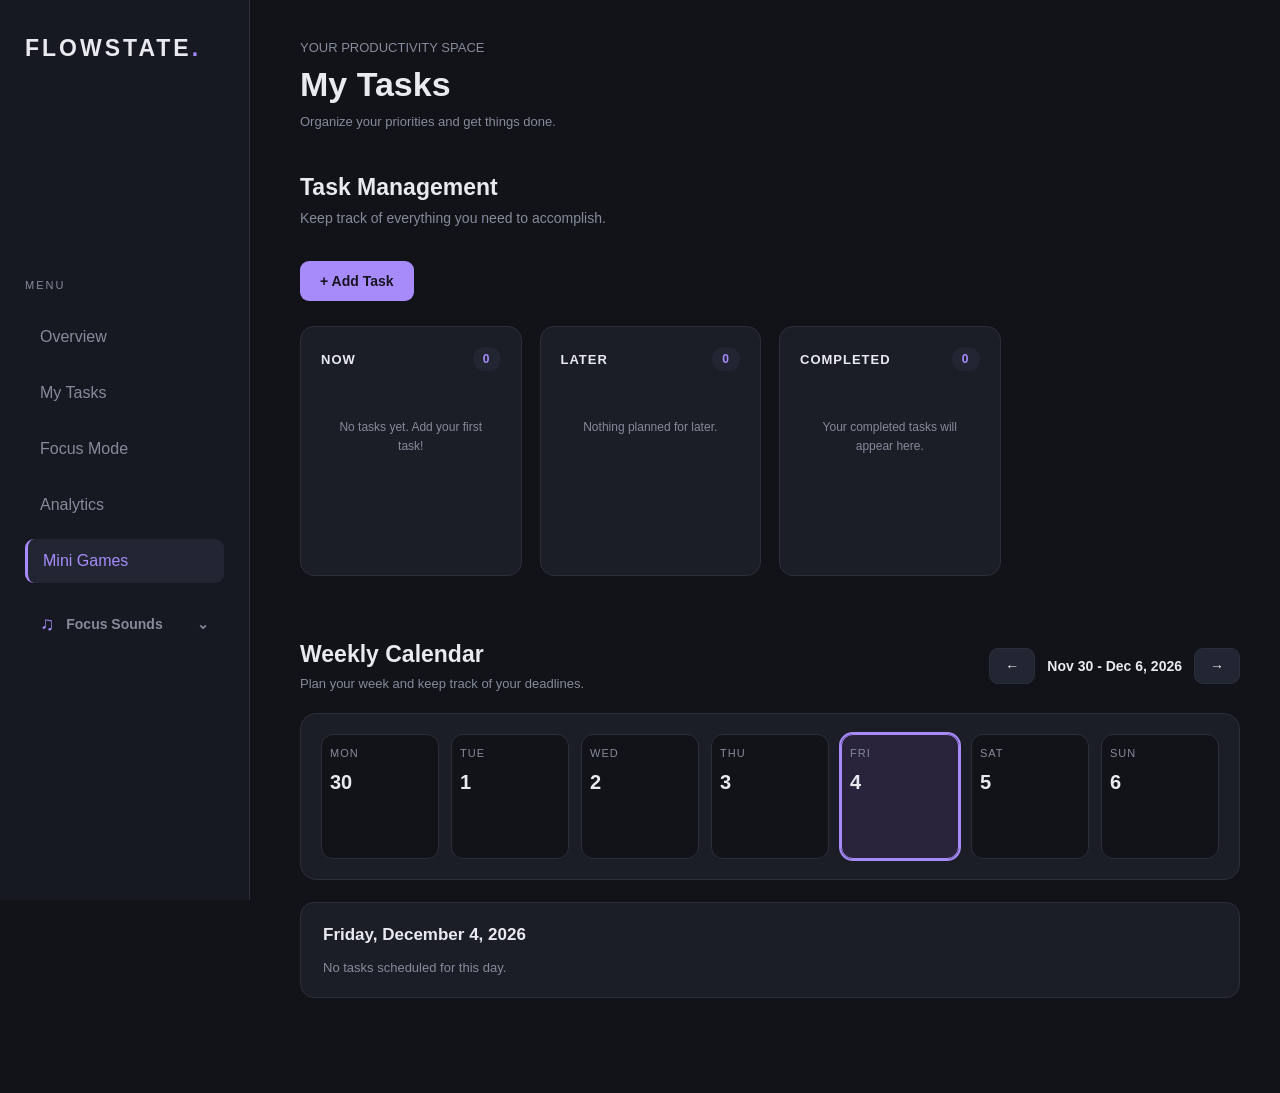
<file: FLOWSTATE/tasks.html>
<!DOCTYPE html>
<html lang="en">
<head>
    <meta charset="UTF-8">
    <meta name="viewport" content="width=device-width, initial-scale=1.0">
    <title>Flowstate | My Tasks</title>
    <link rel="stylesheet" href="style.css">
</head>
<body>

    <!-- SIDEBAR -->
<!-- SIDEBAR -->
<aside class="sidebar">

    <div class="logo">
        <h2>FLOWSTATE<span>.</span></h2>
    </div>

    <nav class="navigation">
        <p>MENU</p>

        <a href="index.html">Overview</a>
        <a href="tasks.html">My Tasks</a>
        <a href="focus.html">Focus Mode</a>
        <a href="analytics.html">Analytics</a>
            <a href="challenge.html" class="active">Mini Games</a>

        <!-- FOCUS SOUNDS -->
        <div class="music-menu">

            <button type="button" id="music-toggle" class="music-toggle">
                <span>♫</span>
                Focus Sounds
                <span id="music-arrow">⌄</span>
            </button>

            <div id="music-options" class="music-options">

                <button type="button" class="sound-option" data-sound="rain">
                    🌧️ Rain
                </button>

                <button type="button" class="sound-option" data-sound="forest">
                    🌲 Forest
                </button>

                <button type="button" class="sound-option" data-sound="noise">
                    🌊 Sea
                </button>

                <div class="music-controls">
                    <button type="button" id="play-sound">▶</button>
                    <button type="button" id="pause-sound">Ⅱ</button>
                </div>

            </div>
        </div>

    </nav>

    <div class="sidebar-bottom">

    </div>

</aside>


    <!-- MAIN CONTENT -->
    <main class="main-content">

        <header class="topbar">
            <div>
                <p>YOUR PRODUCTIVITY SPACE</p>
                <h1>My Tasks</h1>
                <p>Organize your priorities and get things done.</p>
            </div>
        </header>


        <!-- TASK MANAGEMENT -->
        <section id="tasks">

            <h2>Task Management</h2>
            <p>Keep track of everything you need to accomplish.</p>

            <button id="add-task-btn">+ Add Task</button>

            <div class="task-board">

                <!-- NOW -->
                <div class="task-column" data-status="now">

                    <h3>
                        NOW
                        <span id="now-count">0</span>
                    </h3>

                    <div class="task-list" id="now-list"></div>

                </div>


                <!-- LATER -->
                <div class="task-column" data-status="later">

                    <h3>
                        LATER
                        <span id="later-count">0</span>
                    </h3>

                    <div class="task-list" id="later-list"></div>

                </div>


                <!-- COMPLETED -->
                <div class="task-column" data-status="completed">

                    <h3>
                        COMPLETED
                        <span id="done-count">0</span>
                    </h3>

                    <div class="task-list" id="completed-list"></div>

                </div>

            </div>

        </section>

        <!-- WEEKLY CALENDAR -->

        <section class="weekly-calendar">

            <div class="calendar-header">

                <div>
                    <h2>Weekly Calendar</h2>
                    <p>Plan your week and keep track of your deadlines.</p>
                </div>

                <div class="calendar-navigation">
                    <button type="button" id="prev-week">←</button>
                    <span id="calendar-month"></span>
                    <button type="button" id="next-week">→</button>
                </div>

            </div>

            <div class="calendar-card">

                <div class="calendar-grid" id="calendar-grid">
                    <!-- JavaScript generates calendar days here -->
                </div>

            </div>

            <div class="calendar-details">

                <h3 id="selected-date">Select a date</h3>

                <div id="calendar-tasks">
                    <p>Select a day to see your tasks.</p>
                </div>

            </div>

        </section>




        <!-- ADD / EDIT TASK DIALOG -->
        <dialog id="task-dialog">

            <form id="task-form">

                <h2 id="dialog-title">Add New Task</h2>

                <label for="task-title">Task Name</label>
                <input
                    type="text"
                    id="task-title"
                    placeholder="Enter your task..."
                    required
                >

                <label for="task-priority">Priority</label>
                <select id="task-priority">
                    <option value="high">High</option>
                    <option value="medium" selected>Medium</option>
                    <option value="low">Low</option>
                </select>

                <label for="task-deadline">Deadline</label>
                <input type="date" id="task-deadline">

                <label for="task-status">Category</label>
                <select id="task-status">
                    <option value="now">Now</option>
                    <option value="later">Later</option>
                    <option value="completed">Completed</option>
                </select>

                <div class="dialog-actions">

                    <button type="submit" id="save-task">Save Task</button>

                    <button type="button" id="close-dialog">
                        Cancel
                    </button>

                </div>

            </form>

        </dialog>



    </main>


    <script src="script.js" defer></script>

</body>
</html>
</file>
<file: FLOWSTATE/style.css>
:root {
    --background: #111318;
    --sidebar: #171922;
    --card: #1B1E27;
    --card-hover: #222633;
    --accent: #A78BFA;
    --text: #E8EAF0;
    --secondary: #858B9B;
    --success: #55C99A;
    --border: #2B2F3B;
}

/* RESET */
* {
    margin: 0;
    padding: 0;
    box-sizing: border-box;
}

html {
    scroll-behavior: smooth;
}

body {
    font-family: Arial, sans-serif;
    background: var(--background);
    color: var(--text);
    min-height: 100vh;
}

/* SIDEBAR */
.sidebar {
    width: 250px;
    height: 100vh;
    position: fixed;
    top: 0;
    left: 0;
    background: var(--sidebar);
    border-right: 1px solid var(--border);
    padding: 35px 25px;
    display: flex;
    flex-direction: column;
    justify-content: space-between;
}

.logo h2 {
    font-size: 23px;
    letter-spacing: 3px;
}

.logo span {
    color: var(--accent);
}

.navigation {
    display: flex;
    flex-direction: column;
    gap: 12px;
    margin-top: 0;
}

.navigation p {
    color: var(--secondary);
    font-size: 11px;
    letter-spacing: 2px;
    margin-bottom: 12px;
}

.navigation a {
    text-decoration: none;
    color: var(--secondary);
    padding: 13px 15px;
    border-radius: 9px;
    transition: 0.3s;
}

.navigation a:hover {
    background: var(--card-hover);
    color: var(--accent);
}
.navigation a.active {
    background: var(--card-hover);
    color: var(--accent);
    border-left: 3px solid var(--accent);
}

.sidebar-bottom {
    color: var(--secondary);
    font-size: 12px;
}

/* MAIN CONTENT */
.main-content {
    margin-left: 250px;
    padding: 40px;
}


/* TOPBAR */
.topbar {
    display: flex;
    justify-content: space-between;
    align-items: center;
    margin-bottom: 55px;
}

.topbar p {
    color: var(--secondary);
    font-size: 13px;
    margin-bottom: 10px;
}

.topbar h1 {
    font-size: 34px;
    margin-bottom: 8px;
}

button {
    border: none;
    cursor: pointer;
    font-size: 14px;
    font-weight: bold;
    padding: 12px 20px;
    border-radius: 9px;
    background: var(--accent);
    color: #171421;
    transition: 0.3s;
}

button:hover {
    transform: translateY(-2px);
    opacity: 0.9;
}

section {
    margin-bottom: 55px;
    scroll-margin-top: 30px;
}

section > h2 {
    font-size: 23px;
    margin-bottom: 9px;
}

section > p {
    color: var(--secondary);
    font-size: 14px;
    margin-bottom: 25px;
}

/* STATISTICS CARDS */
.stats-grid {
    display: grid;
    grid-template-columns: repeat(4, 1fr);
    gap: 18px;
    margin-top: 25px;
}

.stat-card {
    background: var(--card);
    border: 1px solid var(--border);
    border-radius: 14px;
    padding: 25px;
    transition: 0.3s;
}

.stat-card:hover {
    transform: translateY(-5px);
    background: var(--card-hover);
}

.stat-card p {
    color: var(--secondary);
    font-size: 13px;
    margin-bottom: 17px;
}

.stat-card h3 {
    color: var(--accent);
    font-size: 29px;
}

/* TASK BOARD */
#add-task-btn {
    margin: 10px 0 25px;
}

.task-board {
    display: grid;
    grid-template-columns: repeat(4, minmax(0, 1fr));
    gap: 18px;
    align-items: start;
    width: 100%;
}

.task-column {
    display: flex;
    flex-direction: column;
    min-width: 0;
    min-height: 250px;
    padding: 20px;
    background: var(--card);
    border: 1px solid var(--border);
    border-radius: 14px;
}




.task-column h3 {
    display: flex;
    justify-content: space-between;
    align-items: center;
    font-size: 13px;
    letter-spacing: 1px;
    margin-bottom: 22px;
}

.task-column h3 span {
    background: var(--card-hover);
    color: var(--accent);
    padding: 5px 10px;
    border-radius: 20px;
    font-size: 12px;
}

.task-list {
    display: flex;
    flex-direction: column;
    align-items: stretch;
    gap: 12px;
    width: 100%;
    min-width: 0;
}

/* TASK CARDS */
.task-item {
    display: block;
    width: 100%;
    min-width: 0;
    box-sizing: border-box;
    background: var(--card-hover);
    border: 1px solid var(--border);
    border-radius: 12px;
    padding: 16px;
    transition: 0.3s;
    cursor: grab;
}

.task-item:hover {
    border-color: var(--accent);
    transform: translateY(-3px);
}

.task-item:active {
    cursor: grabbing;
}

.task-item h4 {
    font-size: 15px;
    margin-bottom: 10px;
    overflow-wrap: anywhere;
}

.task-item p {
    color: var(--secondary);
    font-size: 12px;
    margin-top: 8px;
}

.task-meta {
    display: flex;
    justify-content: space-between;
    align-items: center;
    gap: 8px;
    flex-wrap: wrap;
}

.priority {
    font-size: 10px;
    font-weight: bold;
    padding: 5px 9px;
    border-radius: 20px;
}

.priority-high {
    background: #492B38;
    color: #FF8DA1;
}

.priority-medium {
    background: #493C27;
    color: #F4C66A;
}

.priority-low {
    background: #244238;
    color: #75D9AC;
}

.task-actions {
    display: flex;
    flex-wrap: wrap;
    gap: 7px;
    margin-top: 14px;
}

.task-actions button {
    padding: 7px 10px;
    font-size: 11px;
}

.task-actions .delete-task {
    background: #492B38;
    color: #FF9BAA;
}

.task-actions .edit-task {
    background: var(--card);
    color: var(--text);
    border: 1px solid var(--border);
}

/* EMPTY TASK COLUMNS */
.task-column[data-status="now"] .task-list:empty::after {
    content: "No tasks yet. Add your first task!";
}

.task-column[data-status="in-progress"] .task-list:empty::after {
    content: "Tasks you're currently working on.";
}

.task-column[data-status="later"] .task-list:empty::after {
    content: "Nothing planned for later.";
}

.task-column[data-status="completed"] .task-list:empty::after {
    content: "Your completed tasks will appear here.";
}

.task-list:empty::after {
    display: block;
    color: var(--secondary);
    font-size: 12px;
    line-height: 1.6;
    text-align: center;
    padding: 25px 10px;
}

/* DRAG AND DROP */
.task-column.drag-over {
    border: 1px dashed var(--accent);
    background: #252238;
}

.task-item.dragging {
    opacity: 0.4;
}

/* ADD TASK DIALOG */
#task-dialog {
    width: 90%;
    max-width: 450px;
    margin: auto;
    padding: 30px;
    background: var(--card);
    color: var(--text);
    border: 1px solid var(--border);
    border-radius: 18px;
}

#task-dialog::backdrop {
    background: rgba(0, 0, 0, 0.75);
    backdrop-filter: blur(5px);
}

#task-dialog h2 {
    font-size: 23px;
    margin-bottom: 25px;
}

#task-form {
    display: flex;
    flex-direction: column;
    gap: 12px;
}

#task-form label {
    color: var(--secondary);
    font-size: 13px;
    margin-top: 8px;
}

#task-form input,
#task-form select {
    width: 100%;
    padding: 13px;
    background: var(--background);
    color: var(--text);
    border: 1px solid var(--border);
    border-radius: 9px;
    outline: none;
    font-size: 14px;
}

#task-form input:focus,
#task-form select:focus {
    border-color: var(--accent);
}

.dialog-actions {
    display: flex;
    gap: 10px;
    margin-top: 20px;
}

.dialog-actions button {
    flex: 1;
}

#close-dialog {
    background: var(--card-hover);
    color: var(--text);
    border: 1px solid var(--border);
}

/* FOCUS MODE */
.focus-card {
    background: linear-gradient(135deg, #242033, #1B1E27);
    border: 1px solid #39304F;
    border-radius: 22px;
    padding: 60px 40px;
    text-align: center;

    width: 100%;
    max-width: 950px;
    min-height: 500px;

    margin: 30px auto;
    display: flex;
    flex-direction: column;
    justify-content: center;
    align-items: center;
}

.focus-card h2 {
    font-size: 32px;
    margin-bottom: 15px;
}

.focus-card > p {
    color: var(--accent);
    font-size: 14px;
    letter-spacing: 3px;
    margin-bottom: 30px;
}

#timer {
    font-size: 90px;
    font-weight: 700;
    letter-spacing: 5px;
    margin: 25px 0;
}

.focus-card button {
    margin: 8px;
    padding: 13px 28px;
    font-size: 15px;
}

.focus-cat {
    font-size: 75px;
    margin: 15px 0;
    animation: cat-rest 3s ease-in-out infinite;
}

@keyframes cat-rest {
    0%, 100% {
        transform: translateY(0);
    }

    50% {
        transform: translateY(-5px);
    }
}

#pause-timer,
#reset-timer {
    background: var(--card-hover);
    color: var(--text);
    border: 1px solid var(--border);
}


/* PRODUCTIVITY ANALYTICS */
.analytics-card {
    background: var(--card);
    border: 1px solid var(--border);
    border-radius: 14px;
    padding: 25px;
    margin-top: 20px;
}

.analytics-card h3 {
    font-size: 16px;
    margin-bottom: 22px;
}

.progress-bar {
    width: 100%;
    height: 12px;
    background: #303440;
    border-radius: 20px;
    overflow: hidden;
}

#progress-fill {
    width: 0%;
    height: 100%;
    background: linear-gradient(90deg, #A78BFA, #55C99A);
    border-radius: 20px;
    transition: width 0.5s ease;
}

#progress-text {
    color: var(--secondary);
    font-size: 13px;
    margin-top: 13px;
}

/* DAILY CHALLENGE */
.challenge-card {
    background: linear-gradient(135deg, #29233B, #1B1E27);
    border: 1px solid #40345B;
    border-radius: 16px;
    padding: 30px;
    margin-top: 20px;
}

.challenge-card > p {
    color: var(--accent);
    font-size: 11px;
    letter-spacing: 2px;
    margin-bottom: 15px;
}

.challenge-card h3 {
    font-size: 20px;
    margin-bottom: 22px;
    line-height: 1.5;
}

/* SMART SUGGESTIONS */
.suggestion-card {
    background: var(--card);
    border: 1px solid var(--border);
    border-left: 4px solid var(--accent);
    border-radius: 12px;
    padding: 23px;
    margin-top: 20px;
}

.suggestion-card p {
    color: var(--secondary);
    font-size: 14px;
    line-height: 1.7;
}

/* RESPONSIVE DESIGN */
@media (max-width: 1100px) {
    .main-content {
        padding: 35px 25px;
    }

    .stats-grid {
        grid-template-columns: repeat(2, 1fr);
    }

    .task-board {
        grid-template-columns: repeat(2, minmax(0, 1fr));
    }
}

@media (max-width: 700px) {
    .sidebar {
        width: 100%;
        height: auto;
        position: relative;
        padding: 20px;
    }

    .navigation {
        margin-top: 20px;
        flex-direction: row;
        flex-wrap: wrap;
        gap: 8px;
    }

    .navigation p,
    .sidebar-bottom {
        display: none;
    }

    .navigation a {
        padding: 8px;
        font-size: 12px;
    }

    .main-content {
        margin-left: 0;
        padding: 25px 18px;
    }

    .topbar {
        align-items: flex-start;
        gap: 15px;
        flex-direction: column;
    }

    .topbar h1 {
        font-size: 27px;
    }

    .stats-grid {
        grid-template-columns: 1fr 1fr;
        gap: 10px;
    }

    .stat-card {
        padding: 17px;
    }

    .stat-card h3 {
        font-size: 23px;
    }

    .focus-card h3 {
        font-size: 48px;
    }
}

@media (max-width: 400px) {
    .stats-grid {
        grid-template-columns: 1fr;
    }

    .task-board {
        grid-template-columns: 1fr;
    }
}

/* LIGHT MODE */
body.light-mode {
    background: #F4F5FA;
    color: #222432;
}

body.light-mode .sidebar {
    background: #FFFFFF;
    border-right: 1px solid #E2E4EC;
}

body.light-mode .task-column,
body.light-mode .stat-card,
body.light-mode .focus-card,
body.light-mode .analytics-card,
body.light-mode .challenge-card,
body.light-mode .suggestion-card {
    background: #FFFFFF;
    color: #222432;
    border: 1px solid #E2E4EC;
}

body.light-mode .topbar {
    background: #FFFFFF;
    border-bottom: 1px solid #E2E4EC;
}

body.light-mode h1,
body.light-mode h2,
body.light-mode h3,
body.light-mode h4 {
    color: #222432;
}

body.light-mode p {
    color: #666B7A;
}

body.light-mode .task-item {
    background: #FFFFFF;
    border: 1px solid #E2E4EC;
    color: #222432;
}

body.light-mode .task-item h4 {
    color: #222432;
}

body.light-mode .task-item p {
    color: #666B7A;
}

body.light-mode .task-item button {
    color: #222432;
}

body.light-mode .task-item .priority-high {
    background: #FCE8EC;
    color: #C43D58;
}

body.light-mode .task-item .priority-medium {
    background: #FFF3D8;
    color: #96640A;
}

body.light-mode .task-item .priority-low {
    background: #DDF5E9;
    color: #23764D;
}

body.light-mode .task-item .delete-task {
    background: #FCE8EC;
    color: #C43D58;
}

body.light-mode .task-item .edit-task {
    background: #F0F1F6;
    color: #222432;
    border: 1px solid #DADCE5;
}

/* =================================
   ANALYTICS PAGE
================================= */

.main-content {
    margin-left: 260px;
    padding: 40px;
}

.main-content header {
    margin-bottom: 35px;
}

.main-content header h1 {
    color: var(--text);
    margin-bottom: 10px;
}

.main-content header p {
    color: var(--secondary);
}

.stats-container {
    display: grid;
    grid-template-columns: repeat(3, 1fr);
    gap: 20px;
    margin-bottom: 30px;
}

.stat-card,
.analytics-card {
    background: var(--card);
    border: 1px solid var(--border);
    border-radius: 16px;
    padding: 25px;
}

.stat-card h3 {
    color: var(--secondary);
    font-size: 15px;
    margin-bottom: 15px;
}

.stat-card h2 {
    color: var(--accent);
    font-size: 32px;
}

.analytics-card {
    margin-bottom: 25px;
}

.analytics-card h2 {
    color: var(--text);
    margin-bottom: 20px;
}

.analytics-card p {
    color: var(--secondary);
    margin-top: 12px;
}

#streak-count {
    color: var(--accent);
    font-size: 35px;
}

.progress-bar {
    width: 100%;
    height: 12px;
    background: var(--card-hover);
    border-radius: 20px;
    overflow: hidden;
}

#progress-fill {
    width: 0%;
    height: 100%;
    background: var(--accent);
    border-radius: 20px;
    transition: width 0.4s ease;
}

@media (max-width: 900px) {
    .stats-container {
        grid-template-columns: 1fr;
    }

}

/* =================================
   DAILY CHALLENGE PAGE
================================= */

.challenge-container {
    display: flex;
    justify-content: center;
    align-items: center;
    min-height: 65vh;
}

.challenge-card {
    width: 100%;
    max-width: 600px;
    padding: 45px;
    text-align: center;
    background: var(--card);
    border: 1px solid var(--border);
    border-radius: 24px;
    box-shadow: 0 15px 40px rgba(0, 0, 0, 0.2);
    transition: 0.3s;
}

.challenge-card:hover {
    transform: translateY(-5px);
}

.challenge-icon {
    font-size: 55px;
    color: var(--accent);
    margin-bottom: 20px;
}

.challenge-label {
    color: var(--accent);
    font-size: 12px;
    font-weight: 700;
    letter-spacing: 3px;
    margin-bottom: 18px;
}

.challenge-card h2 {
    color: var(--text);
    font-size: 28px;
    margin-bottom: 15px;
}

.challenge-description {
    color: var(--secondary);
    line-height: 1.6;
    margin-bottom: 30px;
}

#complete-challenge {
    background: var(--accent);
    color: #111318;
    border: none;
    border-radius: 10px;
    padding: 14px 28px;
    font-weight: 700;
    cursor: pointer;
    transition: 0.3s;
}

#complete-challenge:hover {
    transform: translateY(-3px);
    opacity: 0.85;
}

#complete-challenge:disabled {
    background: var(--success);
    color: #111318;
    cursor: default;
    transform: none;
}

@media (max-width: 600px) {
    .challenge-card {
        padding: 25px 18px;
    }

    .challenge-card h2 {
        font-size: 23px;
    }
}


/* =================================
   WEEKLY CALENDAR
================================= */

.weekly-calendar {
    margin-top: 65px;
}

.calendar-header {
    display: flex;
    justify-content: space-between;
    align-items: center;
    flex-wrap: wrap;
    gap: 20px;
    margin-bottom: 22px;
}

.calendar-header h2 {
    font-size: 23px;
    margin-bottom: 8px;
}

.calendar-header p {
    color: var(--secondary);
    font-size: 13px;
}

.calendar-navigation {
    display: flex;
    align-items: center;
    gap: 12px;
}

.calendar-navigation button {
    background: var(--card-hover);
    color: var(--text);
    border: 1px solid var(--border);
    padding: 9px 15px;
}

#calendar-month {
    min-width: 125px;
    text-align: center;
    font-size: 14px;
    font-weight: bold;
}

.calendar-card {
    background: var(--card);
    border: 1px solid var(--border);
    border-radius: 16px;
    padding: 20px;
}

.calendar-grid {
    display: grid;
    grid-template-columns: repeat(7, minmax(0, 1fr));
    gap: 12px;
}

.calendar-day {
    min-height: 125px;
    min-width: 0;
    padding: 12px 8px;
    background: var(--background);
    border: 1px solid var(--border);
    border-radius: 12px;
    cursor: pointer;
    transition: 0.3s;
}

.calendar-day:hover {
    border-color: var(--accent);
    background: var(--card-hover);
}

.calendar-day.today {
    border: 1px solid var(--accent);
    background: #29233B;
}

.calendar-day.selected {
    outline: 2px solid var(--accent);
}

.calendar-day .day-name {
    display: block;
    color: var(--secondary);
    font-size: 11px;
    letter-spacing: 1px;
}

.calendar-day .date-number {
    display: block;
    font-size: 20px;
    font-weight: bold;
    margin: 12px 0;
}

.calendar-task-dot {
    display: block;
    background: #39304F;
    color: var(--accent);
    border-radius: 5px;
    padding: 5px;
    margin-top: 5px;
    font-size: 10px;
    overflow: hidden;
    text-overflow: ellipsis;
    white-space: nowrap;
}

.calendar-details {
    background: var(--card);
    border: 1px solid var(--border);
    border-radius: 14px;
    padding: 22px;
    margin-top: 22px;
}

.calendar-details h3 {
    font-size: 17px;
    margin-bottom: 15px;
}

.calendar-details > div > p {
    color: var(--secondary);
    font-size: 13px;
}

.calendar-task-item {
    background: var(--card-hover);
    border: 1px solid var(--border);
    border-left: 3px solid var(--accent);
    border-radius: 9px;
    padding: 13px;
    margin-top: 10px;
}

.calendar-task-item h4 {
    font-size: 14px;
    margin-bottom: 6px;
}

.calendar-task-item p {
    color: var(--secondary);
    font-size: 12px;
}

@media (max-width: 700px) {

    .calendar-card {
        overflow-x: auto;
    }

    .calendar-grid {
        min-width: 550px;
    }

    .calendar-day {
        min-height: 105px;
    }

}




/* ==============================
   FOCUS SOUNDS - SIDEBAR
============================== */

.music-menu {
    width: 100%;
    margin-top: 5px;
}

.music-toggle {
    width: 100%;
    display: flex;
    align-items: center;
    gap: 12px;
    padding: 13px 15px;
    background: transparent;
    border: none;
    border-radius: 10px;
    color: var(--secondary);
    font-size: 14px;
    font-family: inherit;
    text-align: left;
    cursor: pointer;
    transition: 0.3s;
}

.music-toggle:hover {
    background: var(--card-hover);
    color: var(--text);
}

.music-toggle span:first-child {
    font-size: 19px;
    color: var(--accent);
}

#music-arrow {
    margin-left: auto;
    transition: transform 0.3s;
}

.music-options {
    display: none;
    padding: 8px 8px 10px 20px;
    animation: musicFade 0.3s ease;
}

.music-options.show {
    display: block;
}

@keyframes musicFade {
    from {
        opacity: 0;
        transform: translateY(-5px);
    }

    to {
        opacity: 1;
        transform: translateY(0);
    }
}

/* SOUND OPTIONS */

.sound-option {
    display: block;
    width: 100%;
    padding: 11px 12px;
    margin-bottom: 5px;
    background: transparent;
    border: none;
    border-radius: 8px;
    color: var(--secondary);
    font-size: 13px;
    font-family: inherit;
    text-align: left;
    cursor: pointer;
    transition: 0.3s;
}

.sound-option:hover {
    background: var(--card-hover);
    color: var(--text);
}

.sound-option.selected {
    background: var(--card-hover);
    color: var(--accent);
}

/* PLAY / PAUSE CONTROLS */

.music-controls {
    display: flex;
    gap: 10px;
    margin-top: 10px;
}

.music-controls button {
    flex: 1;
    padding: 10px;
    background: var(--card);
    border: 1px solid var(--border);
    border-radius: 8px;
    color: var(--text);
    font-size: 15px;
    cursor: pointer;
    transition: 0.3s;
}

.music-controls button:hover {
    border-color: var(--accent);
    color: var(--accent);
    background: var(--card-hover);
}

/* ARROW ROTATION */

.music-toggle.open #music-arrow {
    transform: rotate(180deg);
}



/* ==============================
   WEEKLY PRODUCTIVITY CHART
============================== */

.productivity-section {
    margin-top: 30px;
    padding: 28px;
    background: var(--card);
    border: 1px solid var(--border);
    border-radius: 18px;
    box-shadow: 0 8px 25px rgba(0, 0, 0, 0.12);
}

.chart-header {
    display: flex;
    justify-content: space-between;
    align-items: center;
    margin-bottom: 25px;
    gap: 20px;
}

.chart-header h2 {
    color: var(--text);
    font-size: 22px;
    margin: 8px 0;
}

.chart-header p {
    color: var(--secondary);
    font-size: 13px;
}

.section-label {
    color: var(--accent) !important;
    font-size: 10px !important;
    font-weight: 700;
    letter-spacing: 2px;
}

.chart-summary {
    text-align: right;
}

.chart-summary span {
    color: var(--secondary);
    font-size: 10px;
    letter-spacing: 1px;
}

.chart-summary h3 {
    color: var(--accent);
    font-size: 30px;
    margin: 5px 0;
}

.chart-container {
    position: relative;
    width: 100%;
    height: 280px;
}

@media (max-width: 600px) {
    .productivity-section {
        padding: 18px;
    }

    .chart-header {
        align-items: flex-start;
    }

    .chart-container {
        height: 220px;
    }
}



/* ==============================
   MINI GAMES - BUBBLE POP
============================== */

.game-section {
    margin-top: 35px;
    max-width: 1000px;
}

.game-heading {
    margin-bottom: 25px;
}

.game-tag {
    color: var(--accent);
    font-size: 11px;
    font-weight: 700;
    letter-spacing: 2px;
}

.game-heading h2 {
    font-size: 30px;
    margin: 10px 0;
}

.game-heading p {
    color: var(--secondary);
}

.game-stats {
    display: grid;
    grid-template-columns: repeat(3, 1fr);
    gap: 18px;
    margin-bottom: 22px;
}

.game-stat {
    background: var(--card);
    border: 1px solid var(--border);
    border-radius: 14px;
    padding: 20px;
}

.game-stat span {
    color: var(--secondary);
    font-size: 11px;
    letter-spacing: 1px;
}

.game-stat h2 {
    font-size: 28px;
    margin-top: 8px;
    color: var(--text);
}

.bubble-game {
    position: relative;
    width: 100%;
    height: 420px;
    overflow: hidden;
    border-radius: 20px;
    background:
        radial-gradient(circle at 20% 30%, #292340 0%, transparent 35%),
        radial-gradient(circle at 80% 70%, #252044 0%, transparent 35%),
        #151721;
    border: 1px solid var(--border);
}

.game-message,
.game-overlay {
    position: absolute;
    inset: 0;
    z-index: 5;
    display: flex;
    flex-direction: column;
    align-items: center;
    justify-content: center;
    text-align: center;
    background: rgba(17, 19, 24, 0.88);
    padding: 20px;
}

.game-message h2,
.game-overlay h2 {
    color: var(--text);
    font-size: 25px;
    margin: 10px 0;
}

.game-message p,
.game-overlay p {
    color: var(--secondary);
    margin-bottom: 20px;
}

.game-message-icon {
    font-size: 45px;
    margin-bottom: 10px;
}

.game-message button,
.game-overlay button {
    background: var(--accent);
    color: white;
    border: none;
    border-radius: 9px;
    padding: 13px 27px;
    font-weight: 600;
    cursor: pointer;
    transition: 0.2s;
}

.game-message button:hover,
.game-overlay button:hover {
    transform: translateY(-2px);
    opacity: 0.9;
}

.game-overlay {
    display: none;
}

.game-overlay h1 {
    color: var(--accent);
    font-size: 55px;
    margin: 5px 0 20px;
}

.bubble {
    position: absolute;
    border-radius: 50%;
    cursor: pointer;
    border: 1px solid rgba(255, 255, 255, 0.4);
    background: radial-gradient(
        circle at 30% 25%,
        rgba(255,255,255,0.9),
        rgba(167,139,250,0.7) 35%,
        rgba(124,58,237,0.3) 75%
    );
    box-shadow:
        0 0 18px rgba(167,139,250,0.35),
        inset 0 0 12px rgba(255,255,255,0.25);
    animation: bubbleFloat 2.5s ease-in-out infinite alternate;
    transition: transform 0.15s;
}

.bubble:hover {
    transform: scale(1.15);
}

.bubble:active {
    transform: scale(0.5);
}

@keyframes bubbleFloat {
    from {
        translate: 0 0;
    }

    to {
        translate: 0 -12px;
    }
}

.game-tip {
    color: var(--secondary);
    font-size: 12px;
    margin-top: 18px;
}

@media (max-width: 650px) {
    .game-stats {
        gap: 8px;
    }

    .game-stat {
        padding: 12px;
    }

    .game-stat h2 {
        font-size: 22px;
    }

    .bubble-game {
        height: 350px;
    }
}
</file>
